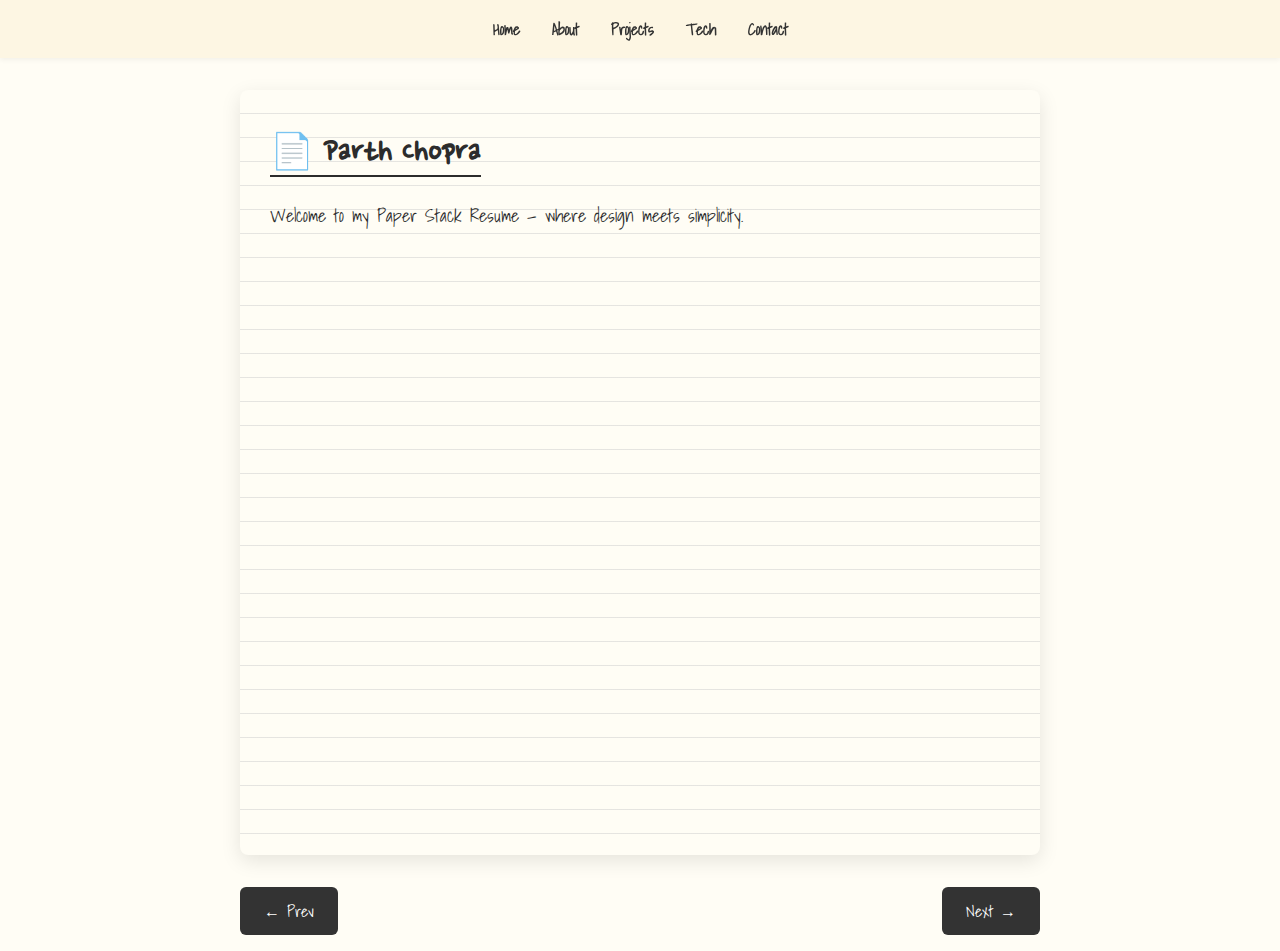
<file: paperstack.html>
<!DOCTYPE html>
<html lang="en">
<head>
  <meta charset="UTF-8" />
  <meta name="viewport" content="width=device-width, initial-scale=1.0"/>
  <title>Parth Chopra | Paper Book Resume</title>
  <link href="https://fonts.googleapis.com/css2?family=Nanum+Pen+Script&family=Shadows+Into+Light&display=swap" rel="stylesheet">
  <style>
    :root {
      --paper: #fffdf5;
      --ink: #2c2c2c;
      --line: #ccc;
    }

    * {
      margin: 0;
      padding: 0;
      box-sizing: border-box;
    }

    body {
      font-family: 'Shadows Into Light', cursive;
      background: var(--paper);
      color: var(--ink);
      overflow-x: hidden;
    }

    nav.main-nav {
      position: sticky;
      top: 0;
      z-index: 1000;
      background: #fdf6e3;
      padding: 1rem;
      text-align: center;
      box-shadow: 0 2px 5px rgba(0,0,0,0.05);
    }

    nav.main-nav ul {
      list-style: none;
      display: flex;
      justify-content: center;
      gap: 2rem;
      flex-wrap: wrap;
    }

    nav.main-nav a {
      text-decoration: none;
      color: #333;
      font-weight: bold;
      position: relative;
    }

    nav.main-nav a::after {
      content: "";
      position: absolute;
      bottom: -5px;
      left: 0;
      width: 0%;
      height: 2px;
      background-color: #333;
      transition: width 0.3s ease;
    }

    nav.main-nav a:hover::after {
      width: 100%;
    }

    .book {
      perspective: 1200px;
      max-width: 800px;
      margin: 2rem auto;
      position: relative;
    }

    .page {
      background-image: repeating-linear-gradient(to bottom, transparent, transparent 23px, var(--line) 24px);
      background-color: var(--paper);
      padding: 40px 30px;
      min-height: 85vh;
      border-radius: 8px;
      box-shadow: 0 6px 20px rgba(0,0,0,0.1);
      transition: transform 0.5s ease;
      transform-origin: left;
      display: none;
    }

    .page.active {
      display: block;
      animation: flip 0.5s ease;
    }

    @keyframes flip {
      from { transform: rotateY(-3deg); opacity: 0.5; }
      to { transform: rotateY(0); opacity: 1; }
    }

    h1, h2 {
      font-family: 'Nanum Pen Script', cursive;
      font-size: 2.2rem;
      margin-bottom: 1rem;
    }

    .underline {
      border-bottom: 2px solid var(--ink);
      display: inline-block;
      margin-bottom: 1.5rem;
    }

    p {
      font-size: 1.1rem;
      max-width: 700px;
      margin-bottom: 2rem;
    }

    .projects, .tech-stack, .contact-links {
      display: flex;
      flex-wrap: wrap;
      gap: 1.2rem;
    }

    .note {
      flex: 1 1 200px;
      padding: 1rem;
      border-radius: 8px;
      background: #fff9c4;
      box-shadow: 2px 2px 10px rgba(0,0,0,0.1);
      transform: rotate(-1deg);
    }

    .note h3 {
      text-decoration: underline;
      margin-bottom: 0.5rem;
    }

    .tech-item {
      padding: 0.6rem 1.2rem;
      border-radius: 6px;
      font-weight: bold;
      background: #eee;
      border: 1px dashed #333;
    }

    .contact-box {
      background: #fef9c3;
      padding: 2rem;
      border: 2px dashed #bfa800;
      text-align: center;
      border-radius: 10px;
    }

    .contact-link {
      text-decoration: none;
      padding: 0.6rem 1.2rem;
      background: #333;
      color: white;
      border-radius: 6px;
    }

    .signature {
      margin-top: 3rem;
      font-family: 'Nanum Pen Script', cursive;
      font-size: 2rem;
      text-align: right;
      opacity: 0.7;
    }

    .page-controls {
      display: flex;
      justify-content: space-between;
      margin: 1rem auto;
      max-width: 800px;
    }

    .page-btn {
      background: #333;
      color: white;
      border: none;
      padding: 0.7rem 1.5rem;
      border-radius: 6px;
      cursor: pointer;
      font-family: 'Shadows Into Light', cursive;
      font-size: 1rem;
    }

    .page-btn:disabled {
      background: #aaa;
      cursor: default;
    }
  </style>
</head>
<body>

<!-- 🔗 Navigation -->
<nav class="main-nav">
  <ul>
    <li><a href="#" onclick="goToPage(0)">Home</a></li>
    <li><a href="#" onclick="goToPage(1)">About</a></li>
    <li><a href="#" onclick="goToPage(2)">Projects</a></li>
    <li><a href="#" onclick="goToPage(3)">Tech</a></li>
    <li><a href="#" onclick="goToPage(4)">Contact</a></li>
  </ul>
</nav>

<!-- 📖 Book Pages -->
<div class="book">
  <div class="page active">
    <h1 class="underline">📄 Parth Chopra</h1>
    <p>Welcome to my Paper Stack Resume — where design meets simplicity.</p>
  </div>

  <div class="page">
    <h2 class="underline">👨‍💻 About Me</h2>
    <p>I'm Parth Chopra, a passionate developer who blends creativity and logic to craft immersive digital experiences.</p>
  </div>

  <div class="page">
    <h2 class="underline">📌 Projects</h2>
    <div class="projects">
      <div class="note"><h3>Ghost Portfolio</h3><p>3D animated website.</p></div>
      <div class="note"><h3>Pixel Resume</h3><p>8-bit retro site with music.</p></div>
      <div class="note"><h3>Studio Journal</h3><p>Devlog styled like a diary.</p></div>
    </div>
  </div>

  <div class="page">
    <h2 class="underline">🛠️ Tools & Tech</h2>
    <div class="tech-stack">
      <div class="tech-item">HTML</div>
      <div class="tech-item">CSS</div>
      <div class="tech-item">JavaScript</div>
      <div class="tech-item">Unity</div>
      <div class="tech-item">Figma</div>
      <div class="tech-item">AI Tools</div>
    </div>
  </div>

  <div class="page">
    <h2 class="underline">✉️ Get in Touch</h2>
    <div class="contact-box">
      <p>Let's connect 👋</p>
      <div class="contact-links">
        <a href="mailto:ghoststudiosdeveloper@gmail.com" class="contact-link">📧 Email</a>
        <a href="https://wa.me/9896900679" class="contact-link">💬 WhatsApp</a>
        <a href="https://instagram.com/ghoststudio_dev" class="contact-link">📷 Instagram</a>
      </div>
    </div>
    <div class="signature">~ Parth Chopra ✍️</div>
  </div>
</div>

<!-- ⬅️➡️ Page Controls -->
<div class="page-controls">
  <button class="page-btn" id="prevBtn" onclick="prevPage()">← Prev</button>
  <button class="page-btn" id="nextBtn" onclick="nextPage()">Next →</button>
</div>

<script>
  let currentPage = 0;
  const pages = document.querySelectorAll('.page');
  const prevBtn = document.getElementById('prevBtn');
  const nextBtn = document.getElementById('nextBtn');

  function showPage(index) {
    pages.forEach((p, i) => p.classList.toggle('active', i === index));
    prevBtn.disabled = index === 0;
    nextBtn.disabled = index === pages.length - 1;
    currentPage = index;
  }

  function nextPage() {
    if (currentPage < pages.length - 1) {
      showPage(currentPage + 1);
    }
  }

  function prevPage() {
    if (currentPage > 0) {
      showPage(currentPage - 1);
    }
  }

  function goToPage(index) {
    showPage(index);
  }

  // 👉 Swipe support
  let touchStartX = 0;
  document.addEventListener("touchstart", (e) => {
    touchStartX = e.touches[0].clientX;
  });

  document.addEventListener("touchend", (e) => {
    const touchEndX = e.changedTouches[0].clientX;
    const diff = touchEndX - touchStartX;
    if (diff > 50) prevPage();
    else if (diff < -50) nextPage();
  });
</script>

</body>
</html>
</file>
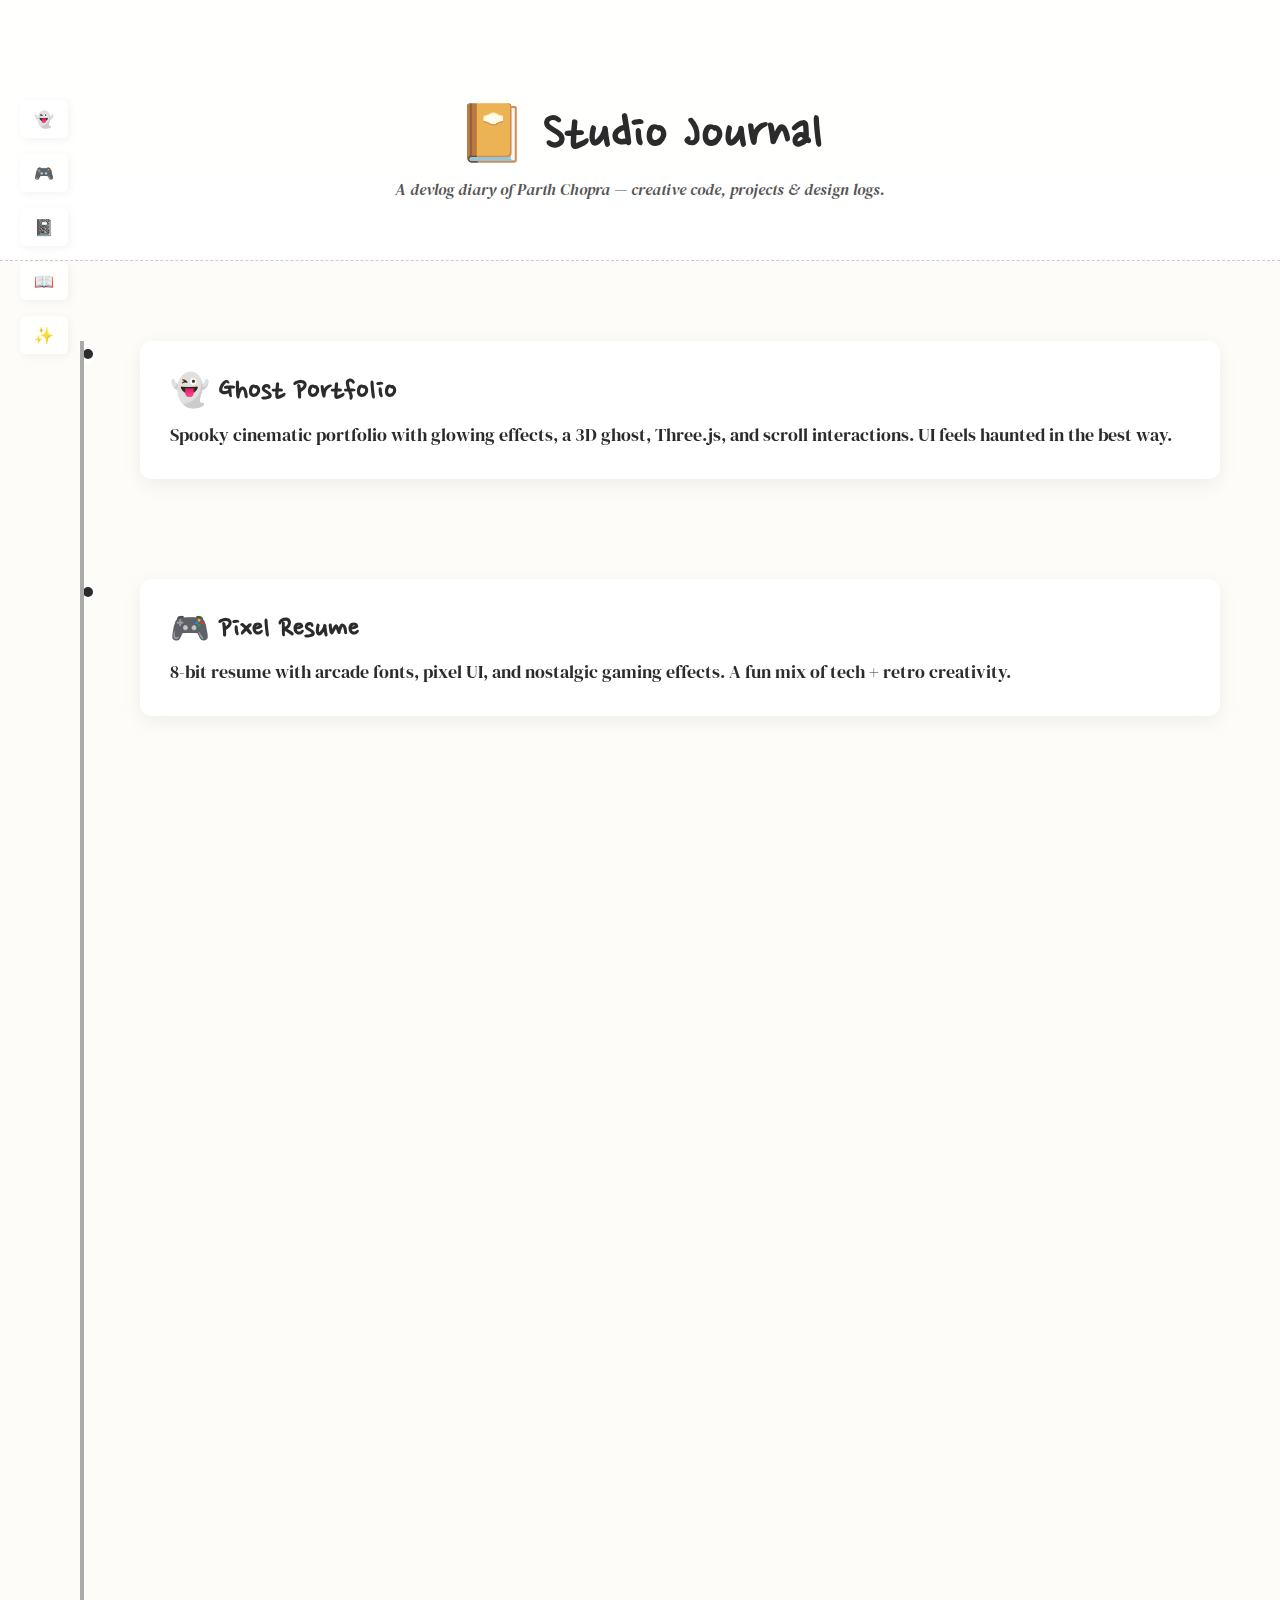
<file: studiojournal.html>
<!DOCTYPE html>
<html lang="en">
<head>
  <meta charset="UTF-8" />
  <meta name="viewport" content="width=device-width, initial-scale=1.0"/>
  <title>Studio Journal | Parth Chopra</title>
  <link href="https://fonts.googleapis.com/css2?family=Nanum+Pen+Script&family=DM+Serif+Display&display=swap" rel="stylesheet">
  <style>
    :root {
      --bg-texture: url('https://www.transparenttextures.com/patterns/fabric-of-squares.png');
      --accent: #2b2b2b;
      --marker: #2b2b2b;
      --line: #aaa;
    }

    * {
      margin: 0;
      padding: 0;
      box-sizing: border-box;
    }

    body {
      font-family: 'DM Serif Display', serif;
      background: #fdfcf9 var(--bg-texture);
      color: var(--accent);
      overflow-x: hidden;
    }

    header {
      padding: 100px 20px 60px;
      text-align: center;
      background: linear-gradient(rgba(255,255,255,0.85), rgba(255,255,255,0.95));
      border-bottom: 1px dashed #ccc;
      position: relative;
    }

    header h1 {
      font-size: 3.5rem;
      font-family: 'Nanum Pen Script', cursive;
      margin-bottom: 0.5rem;
      animation: floatIn 1.2s ease;
    }

    header p {
      font-style: italic;
      color: #555;
      max-width: 600px;
      margin: auto;
    }

    @keyframes floatIn {
      from { opacity: 0; transform: translateY(-20px); }
      to { opacity: 1; transform: translateY(0); }
    }

    /* 🔧 Sticky Sidebar Nav */
    nav {
      position: fixed;
      top: 100px;
      left: 20px;
      z-index: 999;
      display: flex;
      flex-direction: column;
      gap: 1rem;
    }

    nav a {
      text-decoration: none;
      font-size: 1rem;
      font-weight: bold;
      color: var(--accent);
      background: rgba(255, 255, 255, 0.8);
      padding: 8px 14px;
      border-radius: 6px;
      transition: 0.3s;
      box-shadow: 2px 2px 10px rgba(0,0,0,0.05);
    }

    nav a:hover {
      background: #2b2b2b;
      color: white;
    }

    .timeline-container {
      display: flex;
      position: relative;
      margin: 80px auto;
      padding: 0 20px;
      max-width: 1200px;
    }

    .timeline-line {
      position: absolute;
      top: 0;
      left: 40px;
      width: 4px;
      height: 100%;
      background: var(--line);
      z-index: 1;
    }

    .timeline {
      margin-left: 80px;
      flex: 1;
    }

    .entry {
      position: relative;
      margin-bottom: 100px;
      opacity: 0;
      transform: translateY(40px);
      transition: all 0.6s ease;
    }

    .entry.visible {
      opacity: 1;
      transform: translateY(0);
    }

    .marker {
      position: absolute;
      left: -60px;
      top: 5px;
      width: 16px;
      height: 16px;
      background: var(--marker);
      border: 3px solid white;
      border-radius: 50%;
      z-index: 2;
    }

    .entry-card {
      background: rgba(255, 255, 255, 0.95);
      padding: 30px;
      border-radius: 12px;
      box-shadow: 0 6px 20px rgba(0,0,0,0.06);
      backdrop-filter: blur(8px);
    }

    .entry-card h2 {
      font-family: 'Nanum Pen Script', cursive;
      font-size: 2rem;
      margin-bottom: 0.6rem;
    }

    .entry-card p {
      font-size: 1.1rem;
      line-height: 1.6;
    }

    /* 🔧 Mobile Optimization */
    @media (max-width: 768px) {
      nav {
        position: fixed;
        top: auto;
        bottom: 10px;
        left: 50%;
        transform: translateX(-50%);
        flex-direction: row;
        gap: 0.5rem;
        background: rgba(255,255,255,0.8);
        border-radius: 12px;
        padding: 8px 12px;
        box-shadow: 0 4px 14px rgba(0,0,0,0.1);
      }

      nav a {
        font-size: 0.8rem;
        padding: 6px 10px;
      }

      .timeline-container {
        flex-direction: column;
        padding-left: 20px;
      }

      .timeline-line {
        left: 20px;
      }

      .timeline {
        margin-left: 40px;
      }

      .marker {
        left: -30px;
      }
    }
  </style>
</head>
<body>

<!-- 🔗 Sticky Nav -->
<nav>
  <a href="#ghost">👻</a>
  <a href="#pixel">🎮</a>
  <a href="#paper">📓</a>
  <a href="#magazine">📖</a>
  <a href="#learned">✨</a>
</nav>

<!-- 🧠 Header -->
<header>
  <h1>📔 Studio Journal</h1>
  <p>A devlog diary of Parth Chopra — creative code, projects & design logs.</p>
</header>

<!-- 📘 Timeline Entries -->
<div class="timeline-container">
  <div class="timeline-line"></div>
  <div class="timeline">

    <div class="entry" id="ghost">
      <div class="marker"></div>
      <div class="entry-card">
        <h2>👻 Ghost Portfolio</h2>
        <p>Spooky cinematic portfolio with glowing effects, a 3D ghost, Three.js, and scroll interactions. UI feels haunted in the best way.</p>
      </div>
    </div>

    <div class="entry" id="pixel">
      <div class="marker"></div>
      <div class="entry-card">
        <h2>🎮 Pixel Resume</h2>
        <p>8-bit resume with arcade fonts, pixel UI, and nostalgic gaming effects. A fun mix of tech + retro creativity.</p>
      </div>
    </div>

    <div class="entry" id="paper">
      <div class="marker"></div>
      <div class="entry-card">
        <h2>📓 Paper Stack Resume</h2>
        <p>Lined-paper theme with sticky notes, flip buttons, dashed borders, and handwritten fonts — like flipping through a dev notebook.</p>
      </div>
    </div>

    <div class="entry" id="magazine">
      <div class="marker"></div>
      <div class="entry-card">
        <h2>📖 Magazine Flip Resume</h2>
        <p>Glassmorphism style with flip effects, mobile swipe support, and cutout corners — designed to feel like a real magazine spread.</p>
      </div>
    </div>

    <div class="entry" id="learned">
      <div class="marker"></div>
      <div class="entry-card">
        <h2>✨ What I’ve Learned</h2>
        <p>🛠️ Tools: Three.js, GSAP<br>🎨 UI/UX creativity<br>📱 Responsive animation<br>📖 Storytelling with style</p>
      </div>
    </div>

  </div>
</div>

<!-- 📜 Reveal Animation Script -->
<script>
  const entries = document.querySelectorAll('.entry');
  function reveal() {
    entries.forEach(e => {
      const top = e.getBoundingClientRect().top;
      if (top < window.innerHeight * 0.85) {
        e.classList.add('visible');
      }
    });
  }
  window.addEventListener('scroll', reveal);
  window.addEventListener('load', reveal);
</script>

</body>
</html>
</file>
